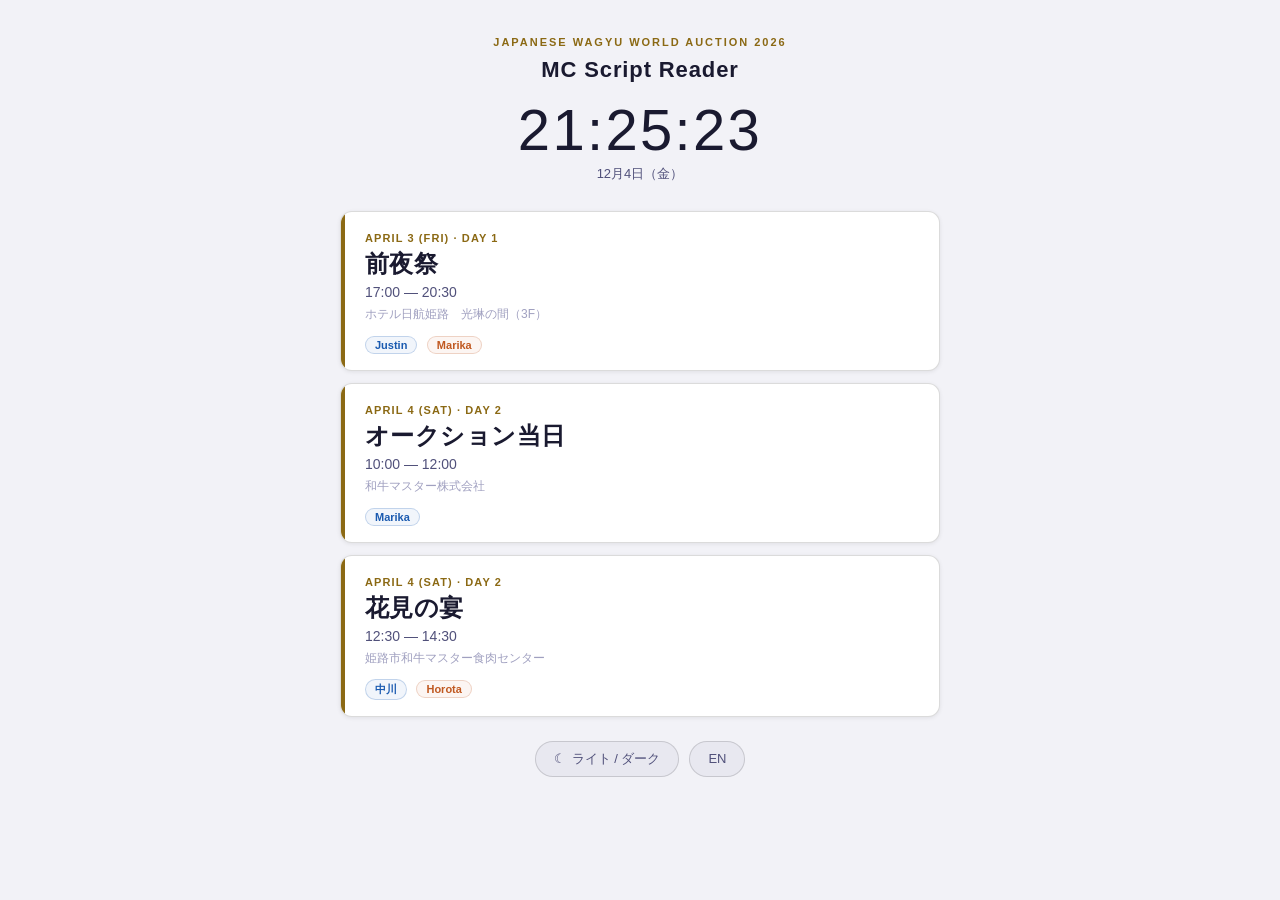
<file: index.html>
<!DOCTYPE html>
<html lang="ja" data-theme="light" data-fontsize="3">
<head>
  <meta charset="UTF-8">
  <meta name="viewport" content="width=device-width, initial-scale=1.0, maximum-scale=1.0, user-scalable=no">
  <meta name="apple-mobile-web-app-capable" content="yes">
  <meta name="apple-mobile-web-app-status-bar-style" content="default">
  <title>JWWA 2026 — MC Script Reader</title>
  <link rel="stylesheet" href="css/style.css">
</head>
<body>

<div id="app">

  <!-- ===== SELECTOR SCREEN ===== -->
  <div id="selector-screen" style="display: flex; flex-direction: column;">

    <div class="selector-header">
      <div class="selector-logo">Japanese Wagyu World Auction 2026</div>
      <div class="selector-title">MC Script Reader</div>
      <div class="selector-clock-area">
        <div id="selector-clock" class="selector-clock">--:--:--</div>
        <div id="selector-date" class="selector-date">...</div>
      </div>
    </div>

    <div class="event-grid">

      <!-- 前夜祭 -->
      <div class="event-card" onclick="loadEvent('zenjasai')">
        <div class="event-day-tag">April 3 (Fri) · DAY 1</div>
        <div class="event-card-title" data-ja="前夜祭" data-en="Eve Party">前夜祭</div>
        <div class="event-card-time">17:00 — 20:30</div>
        <div class="event-card-venue" data-ja="ホテル日航姫路　光琳の間（3F）" data-en="Hotel Nikko Himeji — Kōrin Room (3F)">ホテル日航姫路　光琳の間（3F）</div>
        <div class="event-card-mc">
          <span class="mc-badge mc1">Justin</span>
          <span class="mc-badge mc2">Marika</span>
        </div>
      </div>

      <!-- オークション当日 -->
      <div class="event-card" onclick="loadEvent('toujitsu')">
        <div class="event-day-tag">April 4 (Sat) · DAY 2</div>
        <div class="event-card-title" data-ja="オークション当日" data-en="Auction Day">オークション当日</div>
        <div class="event-card-time">10:00 — 12:00</div>
        <div class="event-card-venue" data-ja="和牛マスター株式会社" data-en="Wagyu Master Co., Ltd.">和牛マスター株式会社</div>
        <div class="event-card-mc">
          <span class="mc-badge mc1">Marika</span>
        </div>
      </div>

      <!-- 花見の宴 -->
      <div class="event-card" onclick="loadEvent('hanami')">
        <div class="event-day-tag">April 4 (Sat) · DAY 2</div>
        <div class="event-card-title" data-ja="花見の宴" data-en="Hanami Banquet">花見の宴</div>
        <div class="event-card-time">12:30 — 14:30</div>
        <div class="event-card-venue" data-ja="姫路市和牛マスター食肉センター" data-en="Himeji City Wagyu Master Meat Center">姫路市和牛マスター食肉センター</div>
        <div class="event-card-mc">
          <span class="mc-badge mc1" data-ja="中川" data-en="Nakagawa">中川</span>
          <span class="mc-badge mc2">Horota</span>
        </div>
      </div>

    </div><!-- /.event-grid -->

    <div class="selector-footer">
      <button class="selector-footer-btn" onclick="toggleTheme()">
        <span class="theme-icon"></span>
        <span data-i18n="themeToggle"></span>
      </button>
      <button class="selector-footer-btn" onclick="toggleLang()">
        <span data-i18n="langSwitch"></span>
      </button>
    </div>

  </div><!-- /#selector-screen -->


  <!-- ===== VIEWER SCREEN ===== -->
  <div id="viewer-screen" style="display: none; flex-direction: column;">

    <!-- Top Bar -->
    <div id="topbar">
      <button id="back-btn" onclick="goBack()">←</button>
      <div id="topbar-event">
        <div id="topbar-event-title">—</div>
        <div id="topbar-part-hint"></div>
      </div>
      <div id="topbar-time-block">
        <div id="topbar-clock">--:--</div>
        <div id="time-status" class="status-before">—</div>
      </div>
    </div>

    <!-- Part Nav -->
    <div id="part-nav">
      <div id="part-tabs"></div>
    </div>

    <!-- Controls Bar -->
    <div id="controls-bar">

      <!-- MC Filter -->
      <div class="controls-group" id="mc-filter-group">
        <!-- Populated by JS -->
      </div>

      <div class="controls-sep"></div>

      <!-- Language Toggle -->
      <button class="ctrl-btn" onclick="toggleLang()" id="lang-btn" data-i18n="langSwitch"></button>

      <div class="controls-sep"></div>

      <!-- Theme Toggle -->
      <button class="ctrl-btn" id="theme-btn" onclick="toggleTheme()">
        <span class="theme-icon"></span>
      </button>

      <div class="controls-sep"></div>

      <!-- Edit Toggle -->
      <button class="ctrl-btn" id="edit-btn" onclick="toggleEditMode()">
        <span data-i18n="editBtn"></span>
      </button>

    </div><!-- /#controls-bar -->

    <!-- Edit Warning Banner -->
    <div id="edit-warning" style="display:none;">
      <span class="edit-warning-icon">&#9998;</span>
      <span data-i18n="editWarning"></span>
    </div>

    <!-- Script Content -->
    <div id="script-scroll" role="main">
      <!-- Rendered by JS -->
    </div>

    <!-- Floating Chapter Navigation (right) -->
    <div id="chapter-nav">
      <button class="chapter-nav-btn" id="chapter-prev" onclick="navPart(-1)" title="前のパート">▲</button>
      <button class="chapter-nav-btn" id="chapter-next" onclick="navPart(+1)" title="次のパート">▼</button>
    </div>

    <!-- Floating Font Size (left) -->
    <div id="font-nav">
      <button class="chapter-nav-btn" onclick="changeFontSize(+1)" title="文字を大きく">＋</button>
      <button class="chapter-nav-btn" onclick="changeFontSize(-1)" title="文字を小さく">－</button>
    </div>

  </div><!-- /#viewer-screen -->

</div><!-- /#app -->

<script src="js/app.js"></script>
</body>
</html>
</file>
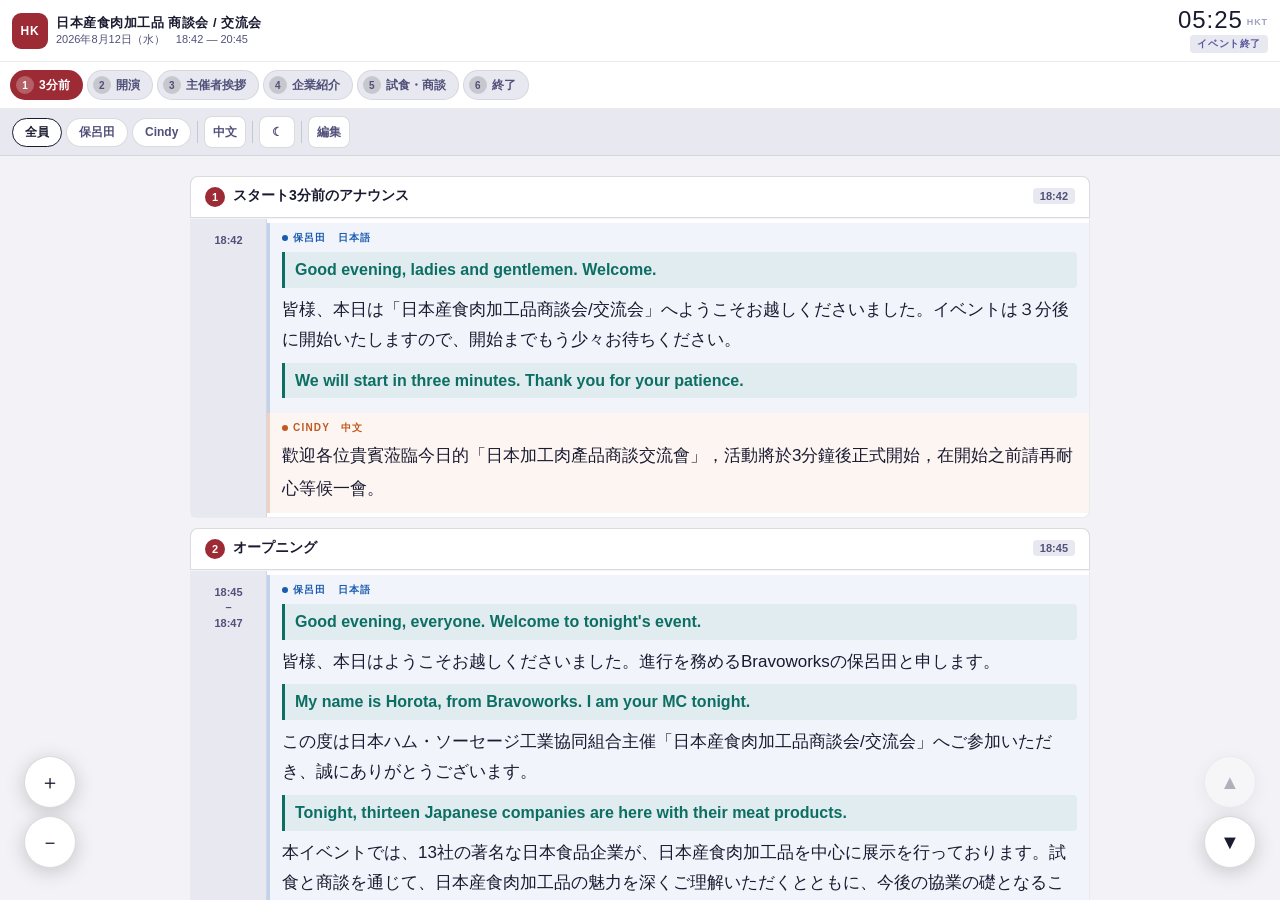
<file: hk2026/index.html>
<!DOCTYPE html>
<html lang="ja" data-theme="light" data-fontsize="3">
<head>
  <meta charset="UTF-8">
  <meta name="viewport" content="width=device-width, initial-scale=1.0, maximum-scale=1.0, user-scalable=no">
  <meta name="apple-mobile-web-app-capable" content="yes">
  <meta name="apple-mobile-web-app-status-bar-style" content="default">
  <title>香港 商談会/交流会 2026 — MC Script Reader</title>
  <link rel="stylesheet" href="css/style.css">
</head>
<body>

<div id="app">

  <div id="viewer-screen" style="display: flex; flex-direction: column;">

    <!-- Top Bar -->
    <div id="topbar">
      <div id="topbar-mark">HK</div>
      <div id="topbar-event">
        <div id="topbar-event-title">—</div>
        <div id="topbar-part-hint"></div>
      </div>
      <div id="topbar-time-block">
        <div id="topbar-clock">--:--<span class="tz-badge">HKT</span></div>
        <div id="time-status" class="status-before">—</div>
      </div>
    </div>

    <!-- Part Nav -->
    <div id="part-nav">
      <div id="part-tabs"></div>
    </div>

    <!-- Controls Bar -->
    <div id="controls-bar">
      <div class="controls-group" id="mc-filter-group"></div>
      <div class="controls-sep"></div>
      <button class="ctrl-btn" onclick="toggleLang()" id="lang-btn" data-i18n="langSwitch"></button>
      <div class="controls-sep"></div>
      <button class="ctrl-btn" id="theme-btn" onclick="toggleTheme()">
        <span class="theme-icon"></span>
      </button>
      <div class="controls-sep"></div>
      <button class="ctrl-btn" id="edit-btn" onclick="toggleEditMode()">
        <span data-i18n="editBtn"></span>
      </button>
    </div>

    <!-- Edit Warning Banner -->
    <div id="edit-warning" style="display:none;">
      <span class="edit-warning-icon">&#9998;</span>
      <span data-i18n="editWarning"></span>
    </div>

    <!-- Script Content -->
    <div id="script-scroll" role="main"></div>

    <!-- Floating Chapter Navigation (right) -->
    <div id="chapter-nav">
      <button class="chapter-nav-btn" id="chapter-prev" onclick="navPart(-1)" title="前のパート">▲</button>
      <button class="chapter-nav-btn" id="chapter-next" onclick="navPart(+1)" title="次のパート">▼</button>
    </div>

    <!-- Floating Font Size (left) -->
    <div id="font-nav">
      <button class="chapter-nav-btn" onclick="changeFontSize(+1)" title="文字を大きく">＋</button>
      <button class="chapter-nav-btn" onclick="changeFontSize(-1)" title="文字を小さく">－</button>
    </div>

  </div><!-- /#viewer-screen -->

</div><!-- /#app -->

<script src="data/hk2026.js"></script>
<script src="js/app.js"></script>
</body>
</html>
</file>
<file: css/style.css>
/* ===== CSS Variables ===== */
:root {
  /* Light mode — default */
  --bg: #f2f2f7;
  --bg-surface: #ffffff;
  --bg-elevated: #e8e8f0;
  --bg-hover: #dcdce8;
  --text-primary: #1a1a30;
  --text-secondary: #50507a;
  --text-dim: #a0a0c0;
  --accent: #8b6914;
  --accent-light: #a07820;
  --mc1: #1a5ab0;
  --mc1-bg: rgba(26, 90, 176, 0.06);
  --mc1-border: rgba(26, 90, 176, 0.22);
  --mc2: #c05820;
  --mc2-bg: rgba(192, 88, 32, 0.06);
  --mc2-border: rgba(192, 88, 32, 0.22);
  --both: #7040b8;
  --both-bg: rgba(112, 64, 184, 0.06);
  --both-border: rgba(112, 64, 184, 0.22);
  --note: #808098;
  --note-bg: rgba(80, 80, 100, 0.04);
  --status-ok: #2a8060;
  --status-warn: #b07818;
  --status-late: #c03030;
  --status-before: #5858a0;
  --border: rgba(0, 0, 0, 0.08);
  --border-strong: rgba(0, 0, 0, 0.14);
  --shadow: 0 2px 12px rgba(0, 0, 0, 0.12);
  --shadow-sm: 0 1px 4px rgba(0, 0, 0, 0.08);
  --shadow-float: 0 4px 20px rgba(0, 0, 0, 0.18);
  --radius: 12px;
  --radius-sm: 8px;
  --font-scale: 1;
}

[data-theme="dark"] {
  --bg: #0c0c18;
  --bg-surface: #14142a;
  --bg-elevated: #1c1c36;
  --bg-hover: #242440;
  --text-primary: #eeeef8;
  --text-secondary: #8888aa;
  --text-dim: #44446a;
  --accent: #c9a230;
  --accent-light: #d4b040;
  --mc1: #5b9edf;
  --mc1-bg: rgba(91, 158, 223, 0.08);
  --mc1-border: rgba(91, 158, 223, 0.28);
  --mc2: #e88050;
  --mc2-bg: rgba(232, 128, 80, 0.08);
  --mc2-border: rgba(232, 128, 80, 0.28);
  --both: #a070d8;
  --both-bg: rgba(160, 112, 216, 0.08);
  --both-border: rgba(160, 112, 216, 0.28);
  --note: #666680;
  --note-bg: rgba(80, 80, 120, 0.06);
  --status-ok: #4caf85;
  --status-warn: #e8a840;
  --status-late: #e85858;
  --status-before: #8888aa;
  --border: rgba(255, 255, 255, 0.07);
  --border-strong: rgba(255, 255, 255, 0.13);
  --shadow: 0 2px 12px rgba(0, 0, 0, 0.5);
  --shadow-sm: 0 1px 4px rgba(0, 0, 0, 0.3);
  --shadow-float: 0 4px 20px rgba(0, 0, 0, 0.6);
}

/* ===== Font Scale Steps (7 levels) ===== */
[data-fontsize="1"] { --font-scale: 0.80; }
[data-fontsize="2"] { --font-scale: 0.90; }
[data-fontsize="3"] { --font-scale: 1.00; }
[data-fontsize="4"] { --font-scale: 1.18; }
[data-fontsize="5"] { --font-scale: 1.40; }
[data-fontsize="6"] { --font-scale: 1.68; }
[data-fontsize="7"] { --font-scale: 2.00; }

/* ===== Reset & Base ===== */
*, *::before, *::after { box-sizing: border-box; margin: 0; padding: 0; }

html, body {
  height: 100%;
  font-family: -apple-system, BlinkMacSystemFont, 'Hiragino Sans', 'Noto Sans JP', sans-serif;
  background: var(--bg);
  color: var(--text-primary);
  -webkit-text-size-adjust: 100%;
  -webkit-tap-highlight-color: transparent;
  overflow: hidden;
}

#app {
  height: 100%;
  display: flex;
  flex-direction: column;
  overflow: hidden;
}

button { cursor: pointer; border: none; background: none; font-family: inherit; color: inherit; }

/* ===== Selector Screen ===== */
#selector-screen {
  flex: 1;
  display: flex;
  flex-direction: column;
  overflow-y: auto;
  padding: 0 16px 32px;
}

.selector-header {
  text-align: center;
  padding: 36px 0 28px;
}

.selector-logo {
  font-size: 11px;
  font-weight: 600;
  letter-spacing: 0.18em;
  color: var(--accent);
  text-transform: uppercase;
  margin-bottom: 8px;
}

.selector-title {
  font-size: 22px;
  font-weight: 700;
  letter-spacing: 0.04em;
  color: var(--text-primary);
  line-height: 1.3;
  margin-bottom: 6px;
}

.selector-clock-area { margin-top: 16px; }

.selector-clock {
  font-size: 46px;
  font-weight: 300;
  letter-spacing: 0.04em;
  font-variant-numeric: tabular-nums;
  color: var(--text-primary);
  line-height: 1;
}

.selector-date {
  font-size: 13px;
  color: var(--text-secondary);
  margin-top: 6px;
}

.event-grid {
  display: flex;
  flex-direction: column;
  gap: 12px;
  max-width: 540px;
  margin: 0 auto;
  width: 100%;
}

.event-card {
  background: var(--bg-surface);
  border: 1px solid var(--border-strong);
  border-radius: var(--radius);
  padding: 20px 20px 16px 24px;
  cursor: pointer;
  transition: background 0.15s, transform 0.1s;
  display: flex;
  flex-direction: column;
  gap: 4px;
  box-shadow: var(--shadow-sm);
  position: relative;
  overflow: hidden;
}
.event-card::before {
  content: '';
  position: absolute;
  left: 0; top: 0; bottom: 0;
  width: 4px;
  background: var(--accent);
}
.event-card:active { transform: scale(0.98); background: var(--bg-hover); }

.event-day-tag {
  font-size: 11px;
  font-weight: 600;
  letter-spacing: 0.1em;
  color: var(--accent);
  text-transform: uppercase;
}
.event-card-title {
  font-size: 24px;
  font-weight: 700;
  color: var(--text-primary);
  letter-spacing: 0.02em;
}
.event-card-time {
  font-size: 14px;
  color: var(--text-secondary);
  font-variant-numeric: tabular-nums;
}
.event-card-venue {
  font-size: 12px;
  color: var(--text-dim);
  margin-top: 2px;
}
.event-card-mc {
  margin-top: 8px;
}

.mc-badge {
  display: inline-flex;
  align-items: center;
  padding: 2px 9px;
  border-radius: 20px;
  font-size: 11px;
  font-weight: 700;
  margin-right: 5px;
}
.mc-badge.mc1 { background: var(--mc1-bg); color: var(--mc1); border: 1px solid var(--mc1-border); }
.mc-badge.mc2 { background: var(--mc2-bg); color: var(--mc2); border: 1px solid var(--mc2-border); }

.selector-footer {
  display: flex;
  justify-content: center;
  gap: 10px;
  margin-top: 24px;
  flex-wrap: wrap;
}

.selector-footer-btn {
  padding: 8px 18px;
  border-radius: 20px;
  background: var(--bg-elevated);
  border: 1px solid var(--border-strong);
  font-size: 13px;
  color: var(--text-secondary);
  display: flex;
  align-items: center;
  gap: 6px;
}
.selector-footer-btn:active { background: var(--bg-hover); }

/* ===== Viewer Screen ===== */
#viewer-screen {
  flex: 1;
  display: flex;
  flex-direction: column;
  overflow: hidden;
}

/* Top Bar */
#topbar {
  display: flex;
  align-items: center;
  gap: 8px;
  padding: 8px 12px;
  background: var(--bg-surface);
  border-bottom: 1px solid var(--border);
  flex-shrink: 0;
  min-height: 52px;
}

#back-btn {
  width: 36px;
  height: 36px;
  border-radius: 50%;
  background: var(--bg-elevated);
  font-size: 18px;
  color: var(--text-secondary);
  flex-shrink: 0;
  display: flex;
  align-items: center;
  justify-content: center;
}
#back-btn:active { background: var(--bg-hover); }

#topbar-event { flex: 1; min-width: 0; }

#topbar-event-title {
  font-size: 14px;
  font-weight: 700;
  letter-spacing: 0.04em;
  color: var(--accent);
  white-space: nowrap;
  overflow: hidden;
  text-overflow: ellipsis;
}
#topbar-part-hint {
  font-size: 11px;
  color: var(--text-secondary);
  white-space: nowrap;
  overflow: hidden;
  text-overflow: ellipsis;
}

#topbar-time-block {
  text-align: right;
  flex-shrink: 0;
}
#topbar-clock {
  font-size: 24px;
  font-weight: 300;
  letter-spacing: 0.04em;
  font-variant-numeric: tabular-nums;
  line-height: 1;
  color: var(--text-primary);
}
#time-status {
  font-size: 10px;
  font-weight: 700;
  letter-spacing: 0.06em;
  padding: 2px 7px;
  border-radius: 4px;
  margin-top: 3px;
  display: inline-block;
}
.status-ok     { background: rgba(42, 128, 96, 0.12);  color: var(--status-ok); }
.status-warn   { background: rgba(176, 120, 24, 0.12); color: var(--status-warn); }
.status-late   { background: rgba(192, 48, 48, 0.12);  color: var(--status-late); }
.status-before { background: var(--bg-elevated);        color: var(--status-before); }

/* Part Nav */
#part-nav {
  background: var(--bg-surface);
  border-bottom: 1px solid var(--border);
  flex-shrink: 0;
  overflow-x: auto;
  -webkit-overflow-scrolling: touch;
  scrollbar-width: none;
}
#part-nav::-webkit-scrollbar { display: none; }

#part-tabs {
  display: flex;
  gap: 4px;
  padding: 8px 10px;
  white-space: nowrap;
}

.part-tab {
  padding: 5px 13px;
  border-radius: 20px;
  font-size: 12px;
  font-weight: 700;
  color: var(--text-secondary);
  background: var(--bg-elevated);
  border: 1px solid var(--border);
  flex-shrink: 0;
  transition: background 0.15s, color 0.15s;
}
.part-tab.active {
  background: var(--accent);
  color: #fff;
  border-color: transparent;
}
.part-tab.current-time {
  outline: 2px solid var(--status-ok);
  outline-offset: 1px;
}
.part-tab:active { opacity: 0.75; }

/* Controls Bar */
#controls-bar {
  display: flex;
  align-items: center;
  gap: 6px;
  padding: 7px 12px;
  background: var(--bg-elevated);
  border-bottom: 1px solid var(--border);
  flex-shrink: 0;
  overflow-x: auto;
  scrollbar-width: none;
}
#controls-bar::-webkit-scrollbar { display: none; }

.controls-group {
  display: flex;
  gap: 4px;
  flex-shrink: 0;
}

.controls-sep {
  width: 1px;
  height: 22px;
  background: var(--border-strong);
  flex-shrink: 0;
  align-self: center;
}

.mc-filter-btn {
  padding: 5px 12px;
  border-radius: 20px;
  font-size: 12px;
  font-weight: 700;
  border: 1px solid var(--border-strong);
  background: var(--bg-surface);
  color: var(--text-secondary);
  flex-shrink: 0;
  transition: all 0.15s;
}
.mc-filter-btn.active-all { color: var(--text-primary); border-color: var(--text-primary); }
.mc-filter-btn.active-mc1 { background: var(--mc1-bg); color: var(--mc1); border-color: var(--mc1-border); }
.mc-filter-btn.active-mc2 { background: var(--mc2-bg); color: var(--mc2); border-color: var(--mc2-border); }

.font-btn {
  min-width: 32px;
  height: 32px;
  padding: 0 6px;
  border-radius: 8px;
  font-size: 13px;
  font-weight: 700;
  background: var(--bg-surface);
  border: 1px solid var(--border-strong);
  color: var(--text-secondary);
  display: flex; align-items: center; justify-content: center;
  flex-shrink: 0;
}
.font-btn-reset { font-size: 11px; min-width: 40px; }
.font-btn:active { background: var(--bg-hover); }

.ctrl-btn {
  min-width: 36px;
  height: 32px;
  padding: 0 8px;
  border-radius: 8px;
  font-size: 12px;
  font-weight: 700;
  background: var(--bg-surface);
  border: 1px solid var(--border-strong);
  color: var(--text-secondary);
  display: flex; align-items: center; justify-content: center;
  flex-shrink: 0;
}
.ctrl-btn:active { background: var(--bg-hover); }

/* Script Content */
#script-scroll {
  flex: 1;
  overflow-y: auto;
  -webkit-overflow-scrolling: touch;
  padding: 12px;
  position: relative;
  /* extra bottom padding for floating buttons */
  padding-bottom: 100px;
}
#script-scroll::-webkit-scrollbar { width: 4px; }
#script-scroll::-webkit-scrollbar-track { background: transparent; }
#script-scroll::-webkit-scrollbar-thumb { background: var(--border-strong); border-radius: 2px; }

/* Part Section */
.part-section { margin-bottom: 8px; }

.part-header {
  position: sticky;
  top: 0;
  z-index: 10;
  background: var(--bg-surface);
  border: 1px solid var(--border-strong);
  border-radius: var(--radius-sm) var(--radius-sm) 0 0;
  padding: 10px 14px;
  display: flex;
  align-items: baseline;
  gap: 8px;
  margin-bottom: 1px;
}

.part-number {
  font-size: calc(10px * var(--font-scale));
  font-weight: 800;
  letter-spacing: 0.12em;
  color: var(--accent);
  text-transform: uppercase;
  flex-shrink: 0;
  padding: 2px 7px;
  background: rgba(139, 105, 20, 0.1);
  border-radius: 4px;
}
[data-theme="dark"] .part-number { background: rgba(201, 162, 48, 0.12); }

.part-title-text {
  font-size: calc(13px * var(--font-scale));
  font-weight: 600;
  color: var(--text-primary);
  flex: 1;
  min-width: 0;
  overflow: hidden;
  text-overflow: ellipsis;
  white-space: nowrap;
}

.part-time-badge {
  font-size: calc(11px * var(--font-scale));
  font-weight: 700;
  color: var(--text-secondary);
  font-variant-numeric: tabular-nums;
  flex-shrink: 0;
  padding: 2px 7px;
  background: var(--bg-elevated);
  border-radius: 4px;
}

/* Script Row */
.script-row {
  display: flex;
  background: var(--bg-surface);
  border: 1px solid var(--border);
  border-top: none;
  margin-bottom: 2px;
}
.script-row:last-child {
  border-radius: 0 0 var(--radius-sm) var(--radius-sm);
}

.row-time {
  flex-shrink: 0;
  width: 64px;
  padding: 12px 6px;
  font-size: calc(10px * var(--font-scale));
  font-weight: 700;
  color: var(--text-secondary);
  font-variant-numeric: tabular-nums;
  text-align: center;
  line-height: 1.4;
  border-right: 1px solid var(--border);
  background: var(--bg-elevated);
  white-space: pre-line;
  word-break: break-all;
}

.row-body {
  flex: 1;
  min-width: 0;
}

/* Row Action — Accordion */
.row-action-wrapper {
  border-bottom: 1px solid var(--border);
}

.row-action-toggle {
  width: 100%;
  padding: 7px 12px;
  display: flex;
  align-items: center;
  gap: 6px;
  background: none;
  border: none;
  cursor: pointer;
  text-align: left;
}
.row-action-toggle:active { background: var(--bg-hover); }

.action-toggle-icon {
  font-size: 8px;
  color: var(--text-dim);
  flex-shrink: 0;
  display: inline-block;
  transition: transform 0.18s ease;
}
.action-toggle-icon.open { transform: rotate(0deg); }
.action-toggle-icon.closed { transform: rotate(-90deg); }

.action-toggle-label {
  font-size: calc(10px * var(--font-scale));
  font-weight: 700;
  letter-spacing: 0.08em;
  color: var(--text-dim);
  text-transform: uppercase;
}

.row-action-content {
  padding: 2px 14px 10px 26px;
  font-size: calc(11px * var(--font-scale));
  color: var(--text-secondary);
  line-height: 1.65;
  white-space: pre-line;
}
.row-action-content.collapsed { display: none; }

.row-script { padding: 4px 0; }

/* Script Segment */
.script-segment {
  padding: 8px 12px;
  transition: opacity 0.2s;
}
.script-segment.dimmed { opacity: 0.22; }

.seg-label {
  font-size: calc(10px * var(--font-scale));
  font-weight: 800;
  letter-spacing: 0.12em;
  text-transform: uppercase;
  margin-bottom: 5px;
  display: flex;
  align-items: center;
  gap: 5px;
}
.seg-label::before {
  content: '';
  display: inline-block;
  width: 6px;
  height: 6px;
  border-radius: 50%;
  flex-shrink: 0;
}

.segment-mc1 { background: var(--mc1-bg); border-left: 3px solid var(--mc1-border); }
.segment-mc1 .seg-label { color: var(--mc1); }
.segment-mc1 .seg-label::before { background: var(--mc1); }

.segment-mc2 { background: var(--mc2-bg); border-left: 3px solid var(--mc2-border); }
.segment-mc2 .seg-label { color: var(--mc2); }
.segment-mc2 .seg-label::before { background: var(--mc2); }

.segment-both { background: var(--both-bg); border-left: 3px solid var(--both-border); }
.segment-both .seg-label { color: var(--both); }
.segment-both .seg-label::before { background: var(--both); }

.segment-note { background: var(--note-bg); border-left: 3px solid transparent; }
.segment-note .seg-label { color: var(--note); }
.segment-note .seg-label::before { background: var(--note); }

.seg-lines {
  font-size: calc(17px * var(--font-scale));
  line-height: 1.8;
  color: var(--text-primary);
  white-space: pre-line;
}

.segment-note .seg-lines {
  font-size: calc(13px * var(--font-scale));
  color: var(--text-secondary);
  font-style: italic;
}

/* Floating Navigation Buttons (shared) */
#chapter-nav,
#font-nav {
  position: fixed;
  bottom: 24px;
  display: flex;
  flex-direction: column;
  gap: 8px;
  z-index: 200;
}

#chapter-nav { right: 16px; }
#font-nav    { left: 16px; }

.chapter-nav-btn {
  width: 52px;
  height: 52px;
  border-radius: 50%;
  background: var(--bg-surface);
  border: 1px solid var(--border-strong);
  box-shadow: var(--shadow-float);
  font-size: 20px;
  color: var(--text-primary);
  display: flex;
  align-items: center;
  justify-content: center;
  transition: background 0.15s, transform 0.1s;
}
.chapter-nav-btn:active {
  background: var(--bg-hover);
  transform: scale(0.92);
}
.chapter-nav-btn:disabled {
  opacity: 0.3;
  pointer-events: none;
}

/* Edit Warning Banner */
#edit-warning {
  flex-shrink: 0;
  display: flex;
  align-items: center;
  justify-content: center;
  gap: 6px;
  padding: 8px 16px;
  background: rgba(200, 140, 20, 0.10);
  border-bottom: 1px solid rgba(200, 140, 20, 0.25);
  font-size: 12px;
  font-weight: 600;
  color: var(--status-warn);
  text-align: center;
  letter-spacing: 0.02em;
}

.edit-warning-icon {
  font-size: 13px;
  flex-shrink: 0;
}

/* Edit Mode — editable seg-lines */
#script-scroll.edit-mode .seg-lines {
  border: 1.5px dashed rgba(200, 140, 20, 0.45);
  border-radius: 5px;
  padding: 3px 6px;
  cursor: text;
  outline: none;
  min-height: 1.5em;
  transition: border-color 0.15s, background 0.15s;
  -webkit-user-select: text;
  user-select: text;
}

#script-scroll.edit-mode .seg-lines:focus {
  border-color: var(--status-warn);
  background: rgba(200, 140, 20, 0.05);
}

/* Edit button active state */
#edit-btn.edit-active {
  background: rgba(200, 140, 20, 0.12);
  color: var(--status-warn);
  border-color: rgba(200, 140, 20, 0.35);
}

/* Loading */
.loading {
  display: flex;
  align-items: center;
  justify-content: center;
  height: 100%;
  font-size: 15px;
  color: var(--text-secondary);
}

/* iPad / larger screens */
@media (min-width: 768px) {
  .event-grid { max-width: 600px; }
  .row-time { width: 76px; }
  .selector-clock { font-size: 58px; }
  #script-scroll { padding: 16px 24px 100px; }
  .part-section { max-width: 760px; margin: 0 auto 10px; }
  #chapter-nav { bottom: 32px; right: 24px; }
  #font-nav    { bottom: 32px; left: 24px; }
}

@media (min-width: 1024px) {
  #script-scroll { padding: 20px 48px 100px; }
  .part-section { max-width: 900px; }
}
</file>
<file: hk2026/css/style.css>
/* ===== CSS Variables ===== */
:root {
  /* Light mode — default */
  --bg: #f2f2f7;
  --bg-surface: #ffffff;
  --bg-elevated: #e8e8f0;
  --bg-hover: #dcdce8;
  --text-primary: #1a1a30;
  --text-secondary: #50507a;
  --text-dim: #a0a0c0;
  --accent: #8b6914;
  --accent-light: #a07820;
  --mc1: #1a5ab0;
  --mc1-bg: rgba(26, 90, 176, 0.06);
  --mc1-border: rgba(26, 90, 176, 0.22);
  --mc2: #c05820;
  --mc2-bg: rgba(192, 88, 32, 0.06);
  --mc2-border: rgba(192, 88, 32, 0.22);
  --both: #7040b8;
  --both-bg: rgba(112, 64, 184, 0.06);
  --both-border: rgba(112, 64, 184, 0.22);
  --note: #808098;
  --note-bg: rgba(80, 80, 100, 0.04);
  --status-ok: #2a8060;
  --status-warn: #b07818;
  --status-late: #c03030;
  --status-before: #5858a0;
  --border: rgba(0, 0, 0, 0.08);
  --border-strong: rgba(0, 0, 0, 0.14);
  --shadow: 0 2px 12px rgba(0, 0, 0, 0.12);
  --shadow-sm: 0 1px 4px rgba(0, 0, 0, 0.08);
  --shadow-float: 0 4px 20px rgba(0, 0, 0, 0.18);
  --radius: 12px;
  --radius-sm: 8px;
  --font-scale: 1;
}

[data-theme="dark"] {
  --bg: #0c0c18;
  --bg-surface: #14142a;
  --bg-elevated: #1c1c36;
  --bg-hover: #242440;
  --text-primary: #eeeef8;
  --text-secondary: #8888aa;
  --text-dim: #44446a;
  --accent: #c9a230;
  --accent-light: #d4b040;
  --mc1: #5b9edf;
  --mc1-bg: rgba(91, 158, 223, 0.08);
  --mc1-border: rgba(91, 158, 223, 0.28);
  --mc2: #e88050;
  --mc2-bg: rgba(232, 128, 80, 0.08);
  --mc2-border: rgba(232, 128, 80, 0.28);
  --both: #a070d8;
  --both-bg: rgba(160, 112, 216, 0.08);
  --both-border: rgba(160, 112, 216, 0.28);
  --note: #666680;
  --note-bg: rgba(80, 80, 120, 0.06);
  --status-ok: #4caf85;
  --status-warn: #e8a840;
  --status-late: #e85858;
  --status-before: #8888aa;
  --border: rgba(255, 255, 255, 0.07);
  --border-strong: rgba(255, 255, 255, 0.13);
  --shadow: 0 2px 12px rgba(0, 0, 0, 0.5);
  --shadow-sm: 0 1px 4px rgba(0, 0, 0, 0.3);
  --shadow-float: 0 4px 20px rgba(0, 0, 0, 0.6);
}

/* ===== Font Scale Steps (7 levels) ===== */
[data-fontsize="1"] { --font-scale: 0.80; }
[data-fontsize="2"] { --font-scale: 0.90; }
[data-fontsize="3"] { --font-scale: 1.00; }
[data-fontsize="4"] { --font-scale: 1.18; }
[data-fontsize="5"] { --font-scale: 1.40; }
[data-fontsize="6"] { --font-scale: 1.68; }
[data-fontsize="7"] { --font-scale: 2.00; }

/* ===== Reset & Base ===== */
*, *::before, *::after { box-sizing: border-box; margin: 0; padding: 0; }

html, body {
  height: 100%;
  font-family: -apple-system, BlinkMacSystemFont, 'Hiragino Sans', 'Noto Sans JP', sans-serif;
  background: var(--bg);
  color: var(--text-primary);
  -webkit-text-size-adjust: 100%;
  -webkit-tap-highlight-color: transparent;
  overflow: hidden;
}

#app {
  height: 100%;
  display: flex;
  flex-direction: column;
  overflow: hidden;
}

button { cursor: pointer; border: none; background: none; font-family: inherit; color: inherit; }

/* ===== Selector Screen ===== */
#selector-screen {
  flex: 1;
  display: flex;
  flex-direction: column;
  overflow-y: auto;
  padding: 0 16px 32px;
}

.selector-header {
  text-align: center;
  padding: 36px 0 28px;
}

.selector-logo {
  font-size: 11px;
  font-weight: 600;
  letter-spacing: 0.18em;
  color: var(--accent);
  text-transform: uppercase;
  margin-bottom: 8px;
}

.selector-title {
  font-size: 22px;
  font-weight: 700;
  letter-spacing: 0.04em;
  color: var(--text-primary);
  line-height: 1.3;
  margin-bottom: 6px;
}

.selector-clock-area { margin-top: 16px; }

.selector-clock {
  font-size: 46px;
  font-weight: 300;
  letter-spacing: 0.04em;
  font-variant-numeric: tabular-nums;
  color: var(--text-primary);
  line-height: 1;
}

.selector-date {
  font-size: 13px;
  color: var(--text-secondary);
  margin-top: 6px;
}

.event-grid {
  display: flex;
  flex-direction: column;
  gap: 12px;
  max-width: 540px;
  margin: 0 auto;
  width: 100%;
}

.event-card {
  background: var(--bg-surface);
  border: 1px solid var(--border-strong);
  border-radius: var(--radius);
  padding: 20px 20px 16px 24px;
  cursor: pointer;
  transition: background 0.15s, transform 0.1s;
  display: flex;
  flex-direction: column;
  gap: 4px;
  box-shadow: var(--shadow-sm);
  position: relative;
  overflow: hidden;
}
.event-card::before {
  content: '';
  position: absolute;
  left: 0; top: 0; bottom: 0;
  width: 4px;
  background: var(--accent);
}
.event-card:active { transform: scale(0.98); background: var(--bg-hover); }

.event-day-tag {
  font-size: 11px;
  font-weight: 600;
  letter-spacing: 0.1em;
  color: var(--accent);
  text-transform: uppercase;
}
.event-card-title {
  font-size: 24px;
  font-weight: 700;
  color: var(--text-primary);
  letter-spacing: 0.02em;
}
.event-card-time {
  font-size: 14px;
  color: var(--text-secondary);
  font-variant-numeric: tabular-nums;
}
.event-card-venue {
  font-size: 12px;
  color: var(--text-dim);
  margin-top: 2px;
}
.event-card-mc {
  margin-top: 8px;
}

.mc-badge {
  display: inline-flex;
  align-items: center;
  padding: 2px 9px;
  border-radius: 20px;
  font-size: 11px;
  font-weight: 700;
  margin-right: 5px;
}
.mc-badge.mc1 { background: var(--mc1-bg); color: var(--mc1); border: 1px solid var(--mc1-border); }
.mc-badge.mc2 { background: var(--mc2-bg); color: var(--mc2); border: 1px solid var(--mc2-border); }

.selector-footer {
  display: flex;
  justify-content: center;
  gap: 10px;
  margin-top: 24px;
  flex-wrap: wrap;
}

.selector-footer-btn {
  padding: 8px 18px;
  border-radius: 20px;
  background: var(--bg-elevated);
  border: 1px solid var(--border-strong);
  font-size: 13px;
  color: var(--text-secondary);
  display: flex;
  align-items: center;
  gap: 6px;
}
.selector-footer-btn:active { background: var(--bg-hover); }

/* ===== Viewer Screen ===== */
#viewer-screen {
  flex: 1;
  display: flex;
  flex-direction: column;
  overflow: hidden;
}

/* Top Bar */
#topbar {
  display: flex;
  align-items: center;
  gap: 8px;
  padding: 8px 12px;
  background: var(--bg-surface);
  border-bottom: 1px solid var(--border);
  flex-shrink: 0;
  min-height: 52px;
}

#back-btn {
  width: 36px;
  height: 36px;
  border-radius: 50%;
  background: var(--bg-elevated);
  font-size: 18px;
  color: var(--text-secondary);
  flex-shrink: 0;
  display: flex;
  align-items: center;
  justify-content: center;
}
#back-btn:active { background: var(--bg-hover); }

#topbar-event { flex: 1; min-width: 0; }

#topbar-event-title {
  font-size: 14px;
  font-weight: 700;
  letter-spacing: 0.04em;
  color: var(--accent);
  white-space: nowrap;
  overflow: hidden;
  text-overflow: ellipsis;
}
#topbar-part-hint {
  font-size: 11px;
  color: var(--text-secondary);
  white-space: nowrap;
  overflow: hidden;
  text-overflow: ellipsis;
}

#topbar-time-block {
  text-align: right;
  flex-shrink: 0;
}
#topbar-clock {
  font-size: 24px;
  font-weight: 300;
  letter-spacing: 0.04em;
  font-variant-numeric: tabular-nums;
  line-height: 1;
  color: var(--text-primary);
}
#time-status {
  font-size: 10px;
  font-weight: 700;
  letter-spacing: 0.06em;
  padding: 2px 7px;
  border-radius: 4px;
  margin-top: 3px;
  display: inline-block;
}
.status-ok     { background: rgba(42, 128, 96, 0.12);  color: var(--status-ok); }
.status-warn   { background: rgba(176, 120, 24, 0.12); color: var(--status-warn); }
.status-late   { background: rgba(192, 48, 48, 0.12);  color: var(--status-late); }
.status-before { background: var(--bg-elevated);        color: var(--status-before); }

/* Part Nav */
#part-nav {
  background: var(--bg-surface);
  border-bottom: 1px solid var(--border);
  flex-shrink: 0;
  overflow-x: auto;
  -webkit-overflow-scrolling: touch;
  scrollbar-width: none;
}
#part-nav::-webkit-scrollbar { display: none; }

#part-tabs {
  display: flex;
  gap: 4px;
  padding: 8px 10px;
  white-space: nowrap;
}

.part-tab {
  padding: 5px 13px;
  border-radius: 20px;
  font-size: 12px;
  font-weight: 700;
  color: var(--text-secondary);
  background: var(--bg-elevated);
  border: 1px solid var(--border);
  flex-shrink: 0;
  transition: background 0.15s, color 0.15s;
}
.part-tab.active {
  background: var(--accent);
  color: #fff;
  border-color: transparent;
}
.part-tab.current-time {
  outline: 2px solid var(--status-ok);
  outline-offset: 1px;
}
.part-tab:active { opacity: 0.75; }

/* Controls Bar */
#controls-bar {
  display: flex;
  align-items: center;
  gap: 6px;
  padding: 7px 12px;
  background: var(--bg-elevated);
  border-bottom: 1px solid var(--border);
  flex-shrink: 0;
  overflow-x: auto;
  scrollbar-width: none;
}
#controls-bar::-webkit-scrollbar { display: none; }

.controls-group {
  display: flex;
  gap: 4px;
  flex-shrink: 0;
}

.controls-sep {
  width: 1px;
  height: 22px;
  background: var(--border-strong);
  flex-shrink: 0;
  align-self: center;
}

.mc-filter-btn {
  padding: 5px 12px;
  border-radius: 20px;
  font-size: 12px;
  font-weight: 700;
  border: 1px solid var(--border-strong);
  background: var(--bg-surface);
  color: var(--text-secondary);
  flex-shrink: 0;
  transition: all 0.15s;
}
.mc-filter-btn.active-all { color: var(--text-primary); border-color: var(--text-primary); }
.mc-filter-btn.active-mc1 { background: var(--mc1-bg); color: var(--mc1); border-color: var(--mc1-border); }
.mc-filter-btn.active-mc2 { background: var(--mc2-bg); color: var(--mc2); border-color: var(--mc2-border); }

.font-btn {
  min-width: 32px;
  height: 32px;
  padding: 0 6px;
  border-radius: 8px;
  font-size: 13px;
  font-weight: 700;
  background: var(--bg-surface);
  border: 1px solid var(--border-strong);
  color: var(--text-secondary);
  display: flex; align-items: center; justify-content: center;
  flex-shrink: 0;
}
.font-btn-reset { font-size: 11px; min-width: 40px; }
.font-btn:active { background: var(--bg-hover); }

.ctrl-btn {
  min-width: 36px;
  height: 32px;
  padding: 0 8px;
  border-radius: 8px;
  font-size: 12px;
  font-weight: 700;
  background: var(--bg-surface);
  border: 1px solid var(--border-strong);
  color: var(--text-secondary);
  display: flex; align-items: center; justify-content: center;
  flex-shrink: 0;
}
.ctrl-btn:active { background: var(--bg-hover); }

/* Script Content */
#script-scroll {
  flex: 1;
  overflow-y: auto;
  -webkit-overflow-scrolling: touch;
  padding: 12px;
  position: relative;
  /* extra bottom padding for floating buttons */
  padding-bottom: 100px;
}
#script-scroll::-webkit-scrollbar { width: 4px; }
#script-scroll::-webkit-scrollbar-track { background: transparent; }
#script-scroll::-webkit-scrollbar-thumb { background: var(--border-strong); border-radius: 2px; }

/* Part Section */
.part-section { margin-bottom: 8px; }

.part-header {
  position: sticky;
  top: 0;
  z-index: 10;
  background: var(--bg-surface);
  border: 1px solid var(--border-strong);
  border-radius: var(--radius-sm) var(--radius-sm) 0 0;
  padding: 10px 14px;
  display: flex;
  align-items: baseline;
  gap: 8px;
  margin-bottom: 1px;
}

.part-number {
  font-size: calc(10px * var(--font-scale));
  font-weight: 800;
  letter-spacing: 0.12em;
  color: var(--accent);
  text-transform: uppercase;
  flex-shrink: 0;
  padding: 2px 7px;
  background: rgba(139, 105, 20, 0.1);
  border-radius: 4px;
}
[data-theme="dark"] .part-number { background: rgba(201, 162, 48, 0.12); }

.part-title-text {
  font-size: calc(13px * var(--font-scale));
  font-weight: 600;
  color: var(--text-primary);
  flex: 1;
  min-width: 0;
  overflow: hidden;
  text-overflow: ellipsis;
  white-space: nowrap;
}

.part-time-badge {
  font-size: calc(11px * var(--font-scale));
  font-weight: 700;
  color: var(--text-secondary);
  font-variant-numeric: tabular-nums;
  flex-shrink: 0;
  padding: 2px 7px;
  background: var(--bg-elevated);
  border-radius: 4px;
}

/* Script Row */
.script-row {
  display: flex;
  background: var(--bg-surface);
  border: 1px solid var(--border);
  border-top: none;
  margin-bottom: 2px;
}
.script-row:last-child {
  border-radius: 0 0 var(--radius-sm) var(--radius-sm);
}

.row-time {
  flex-shrink: 0;
  width: 64px;
  padding: 12px 6px;
  font-size: calc(10px * var(--font-scale));
  font-weight: 700;
  color: var(--text-secondary);
  font-variant-numeric: tabular-nums;
  text-align: center;
  line-height: 1.4;
  border-right: 1px solid var(--border);
  background: var(--bg-elevated);
  white-space: pre-line;
  word-break: break-all;
}

.row-body {
  flex: 1;
  min-width: 0;
}

/* Row Action — Accordion */
.row-action-wrapper {
  border-bottom: 1px solid var(--border);
}

.row-action-toggle {
  width: 100%;
  padding: 7px 12px;
  display: flex;
  align-items: center;
  gap: 6px;
  background: none;
  border: none;
  cursor: pointer;
  text-align: left;
}
.row-action-toggle:active { background: var(--bg-hover); }

.action-toggle-icon {
  font-size: 8px;
  color: var(--text-dim);
  flex-shrink: 0;
  display: inline-block;
  transition: transform 0.18s ease;
}
.action-toggle-icon.open { transform: rotate(0deg); }
.action-toggle-icon.closed { transform: rotate(-90deg); }

.action-toggle-label {
  font-size: calc(10px * var(--font-scale));
  font-weight: 700;
  letter-spacing: 0.08em;
  color: var(--text-dim);
  text-transform: uppercase;
}

.row-action-content {
  padding: 2px 14px 10px 26px;
  font-size: calc(11px * var(--font-scale));
  color: var(--text-secondary);
  line-height: 1.65;
  white-space: pre-line;
}
.row-action-content.collapsed { display: none; }

.row-script { padding: 4px 0; }

/* Script Segment */
.script-segment {
  padding: 8px 12px;
  transition: opacity 0.2s;
}
.script-segment.dimmed { opacity: 0.22; }

.seg-label {
  font-size: calc(10px * var(--font-scale));
  font-weight: 800;
  letter-spacing: 0.12em;
  text-transform: uppercase;
  margin-bottom: 5px;
  display: flex;
  align-items: center;
  gap: 5px;
}
.seg-label::before {
  content: '';
  display: inline-block;
  width: 6px;
  height: 6px;
  border-radius: 50%;
  flex-shrink: 0;
}

.segment-mc1 { background: var(--mc1-bg); border-left: 3px solid var(--mc1-border); }
.segment-mc1 .seg-label { color: var(--mc1); }
.segment-mc1 .seg-label::before { background: var(--mc1); }

.segment-mc2 { background: var(--mc2-bg); border-left: 3px solid var(--mc2-border); }
.segment-mc2 .seg-label { color: var(--mc2); }
.segment-mc2 .seg-label::before { background: var(--mc2); }

.segment-both { background: var(--both-bg); border-left: 3px solid var(--both-border); }
.segment-both .seg-label { color: var(--both); }
.segment-both .seg-label::before { background: var(--both); }

.segment-note { background: var(--note-bg); border-left: 3px solid transparent; }
.segment-note .seg-label { color: var(--note); }
.segment-note .seg-label::before { background: var(--note); }

.seg-lines {
  font-size: calc(17px * var(--font-scale));
  line-height: 1.8;
  color: var(--text-primary);
  white-space: pre-line;
}

.segment-note .seg-lines {
  font-size: calc(13px * var(--font-scale));
  color: var(--text-secondary);
  font-style: italic;
}

/* Floating Navigation Buttons (shared) */
#chapter-nav,
#font-nav {
  position: fixed;
  bottom: 24px;
  display: flex;
  flex-direction: column;
  gap: 8px;
  z-index: 200;
}

#chapter-nav { right: 16px; }
#font-nav    { left: 16px; }

.chapter-nav-btn {
  width: 52px;
  height: 52px;
  border-radius: 50%;
  background: var(--bg-surface);
  border: 1px solid var(--border-strong);
  box-shadow: var(--shadow-float);
  font-size: 20px;
  color: var(--text-primary);
  display: flex;
  align-items: center;
  justify-content: center;
  transition: background 0.15s, transform 0.1s;
}
.chapter-nav-btn:active {
  background: var(--bg-hover);
  transform: scale(0.92);
}
.chapter-nav-btn:disabled {
  opacity: 0.3;
  pointer-events: none;
}

/* Edit Warning Banner */
#edit-warning {
  flex-shrink: 0;
  display: flex;
  align-items: center;
  justify-content: center;
  gap: 6px;
  padding: 8px 16px;
  background: rgba(200, 140, 20, 0.10);
  border-bottom: 1px solid rgba(200, 140, 20, 0.25);
  font-size: 12px;
  font-weight: 600;
  color: var(--status-warn);
  text-align: center;
  letter-spacing: 0.02em;
}

.edit-warning-icon {
  font-size: 13px;
  flex-shrink: 0;
}

/* Edit Mode — editable seg-lines */
#script-scroll.edit-mode .seg-lines {
  border: 1.5px dashed rgba(200, 140, 20, 0.45);
  border-radius: 5px;
  padding: 3px 6px;
  cursor: text;
  outline: none;
  min-height: 1.5em;
  transition: border-color 0.15s, background 0.15s;
  -webkit-user-select: text;
  user-select: text;
}

#script-scroll.edit-mode .seg-lines:focus {
  border-color: var(--status-warn);
  background: rgba(200, 140, 20, 0.05);
}

/* Edit button active state */
#edit-btn.edit-active {
  background: rgba(200, 140, 20, 0.12);
  color: var(--status-warn);
  border-color: rgba(200, 140, 20, 0.35);
}

/* Loading */
.loading {
  display: flex;
  align-items: center;
  justify-content: center;
  height: 100%;
  font-size: 15px;
  color: var(--text-secondary);
}

/* iPad / larger screens */
@media (min-width: 768px) {
  .event-grid { max-width: 600px; }
  .row-time { width: 76px; }
  .selector-clock { font-size: 58px; }
  #script-scroll { padding: 16px 24px 100px; }
  .part-section { max-width: 760px; margin: 0 auto 10px; }
  #chapter-nav { bottom: 32px; right: 24px; }
  #font-nav    { bottom: 32px; left: 24px; }
}

@media (min-width: 1024px) {
  #script-scroll { padding: 20px 48px 100px; }
  .part-section { max-width: 900px; }
}


/* =====================================================================
   香港 2026 商談会/交流会 — 個別スタイル（上書き・追加）
   ===================================================================== */

:root {
  /* 日本ハム・ソーセージ工業協同組合 / 香港 — 落ち着いた臙脂をアクセントに */
  --accent: #9c2b35;
  --accent-light: #b8404a;
}
[data-theme="dark"] {
  --accent: #e0707c;
  --accent-light: #ec8892;
}

html, body {
  font-family: -apple-system, BlinkMacSystemFont, 'Hiragino Sans',
               'Noto Sans JP', 'PingFang HK', 'PingFang TC',
               'Noto Sans TC', 'Microsoft JhengHei', sans-serif;
}

/* ── Top bar ───────────────────────────────────── */
#topbar-mark {
  width: 36px;
  height: 36px;
  border-radius: 9px;
  background: var(--accent);
  color: #fff;
  font-size: 12px;
  font-weight: 800;
  letter-spacing: 0.06em;
  flex-shrink: 0;
  display: flex;
  align-items: center;
  justify-content: center;
}

#topbar-event-title {
  font-size: 13px;
  color: var(--text-primary);
}

.tz-badge {
  font-size: 9px;
  font-weight: 800;
  letter-spacing: 0.1em;
  color: var(--text-dim);
  margin-left: 4px;
  vertical-align: 3px;
}

/* ── Part tabs（6つなので短縮タイトルを出す）──────── */
.part-tab {
  display: inline-flex;
  align-items: center;
  gap: 5px;
  padding: 5px 12px 5px 5px;
}
.tab-no {
  display: inline-flex;
  align-items: center;
  justify-content: center;
  width: 18px;
  height: 18px;
  border-radius: 50%;
  background: var(--border-strong);
  color: var(--text-secondary);
  font-size: 10px;
  font-weight: 800;
  flex-shrink: 0;
}
.part-tab.active .tab-no { background: rgba(255, 255, 255, 0.25); color: #fff; }

/* ── Part header ──────────────────────────────── */
.part-number {
  display: inline-flex;
  align-items: center;
  justify-content: center;
  width: calc(20px * var(--font-scale));
  height: calc(20px * var(--font-scale));
  padding: 0;
  border-radius: 50%;
  background: var(--accent);
  color: #fff;
  font-size: calc(11px * var(--font-scale));
  font-weight: 800;
  letter-spacing: 0;
  align-self: center;
}
[data-theme="dark"] .part-number { background: var(--accent); color: #14142a; }

.part-title-text { font-size: calc(14px * var(--font-scale)); font-weight: 700; }

.part-header.is-now {
  border-color: var(--status-ok);
  box-shadow: inset 3px 0 0 var(--status-ok);
}

/* ── 時刻セル（"18:45 - 18:47" を縦積みに）────────── */
.row-time {
  padding: 14px 4px;
  font-size: calc(11px * var(--font-scale));
  word-break: keep-all;
}

/* ── キュー行（MC：／武内さん： など）────────────── */
.segment-cue {
  background: transparent;
  border-left: 3px solid var(--border-strong);
  padding: 10px 12px 4px;
}
.segment-cue .seg-label {
  color: var(--text-primary);
  font-size: calc(11px * var(--font-scale));
  letter-spacing: 0.06em;
}
.segment-cue .seg-label::before { background: var(--text-dim); }

.segment-note .seg-label { display: none; }
.segment-note .seg-lines { font-size: calc(12px * var(--font-scale)); }

/* 中国語は行間をやや広めに */
.segment-mc2 .seg-lines { line-height: 1.9; }

/* ── 企業紹介ロースター ────────────────────────── */
.roster {
  margin: 6px 12px 12px;
  border: 1px solid var(--border-strong);
  border-radius: var(--radius-sm);
  overflow: hidden;
  background: var(--bg-surface);
}

.roster-head {
  display: flex;
  align-items: center;
  gap: 8px;
  padding: 8px 12px;
  background: var(--bg-elevated);
  border-bottom: 1px solid var(--border);
}
.roster-progress {
  font-size: calc(11px * var(--font-scale));
  font-weight: 800;
  color: var(--accent);
  letter-spacing: 0.04em;
}
.roster-hint {
  font-size: calc(10px * var(--font-scale));
  color: var(--text-dim);
  flex: 1;
}
.roster-reset {
  font-size: calc(10px * var(--font-scale));
  font-weight: 700;
  color: var(--text-secondary);
  border: 1px solid var(--border-strong);
  border-radius: 20px;
  padding: 3px 11px;
  background: var(--bg-surface);
  flex-shrink: 0;
}
.roster-reset:active { background: var(--bg-hover); }

.roster-list { display: flex; flex-direction: column; }

.roster-item {
  display: flex;
  align-items: flex-start;
  gap: 10px;
  width: 100%;
  padding: 11px 12px;
  text-align: left;
  border-bottom: 1px solid var(--border);
  background: var(--bg-surface);
  transition: background 0.12s, opacity 0.15s;
}
.roster-item:last-child { border-bottom: none; }
.roster-item:active { background: var(--bg-hover); }

.roster-no {
  flex-shrink: 0;
  width: calc(22px * var(--font-scale));
  height: calc(22px * var(--font-scale));
  border-radius: 50%;
  background: var(--bg-elevated);
  border: 1px solid var(--border-strong);
  color: var(--text-secondary);
  font-size: calc(11px * var(--font-scale));
  font-weight: 800;
  display: flex;
  align-items: center;
  justify-content: center;
  margin-top: 2px;
}

.roster-body { flex: 1; min-width: 0; display: flex; flex-direction: column; gap: 3px; }

.roster-ja {
  font-size: calc(16px * var(--font-scale));
  line-height: 1.5;
  color: var(--mc1);
  font-weight: 600;
}
.roster-zh {
  font-size: calc(15px * var(--font-scale));
  line-height: 1.6;
  color: var(--mc2);
}

.roster-check {
  flex-shrink: 0;
  width: calc(22px * var(--font-scale));
  height: calc(22px * var(--font-scale));
  border-radius: 50%;
  border: 1.5px solid var(--border-strong);
  color: transparent;
  font-size: calc(12px * var(--font-scale));
  font-weight: 800;
  display: flex;
  align-items: center;
  justify-content: center;
  margin-top: 2px;
}

.roster-item.done { opacity: 0.42; }
.roster-item.done .roster-check {
  background: var(--status-ok);
  border-color: var(--status-ok);
  color: #fff;
}
.roster-item.done .roster-ja,
.roster-item.done .roster-zh { text-decoration: line-through; }

/* MCフィルタ連動 */
.roster.filter-mc1 .roster-zh { opacity: 0.22; }
.roster.filter-mc2 .roster-ja { opacity: 0.22; }

/* ── 編集モードは台本本文のみ（ロースターは対象外）── */
#script-scroll.edit-mode .roster-item { pointer-events: auto; }

@media (min-width: 768px) {
  .roster { margin: 6px 14px 14px; }
}

/* ── 末尾の開催情報 ────────────────────────────── */
.event-meta {
  max-width: 760px;
  margin: 18px auto 0;
  padding: 14px 16px;
  border: 1px solid var(--border);
  border-radius: var(--radius-sm);
  background: var(--bg-surface);
}
.meta-row { display: flex; gap: 10px; padding: 3px 0; }
.meta-key {
  flex-shrink: 0;
  width: 46px;
  font-size: 11px;
  font-weight: 800;
  letter-spacing: 0.06em;
  color: var(--text-dim);
  padding-top: 1px;
}
.meta-val { font-size: 12px; line-height: 1.6; color: var(--text-secondary); }
.meta-note {
  margin-top: 10px;
  padding-top: 10px;
  border-top: 1px solid var(--border);
  font-size: 11px;
  line-height: 1.6;
  color: var(--text-dim);
}

/* ── 来賓の発話（武内さん挨拶）────────────────── */
.segment-guest {
  background: var(--both-bg);
  border-left: 3px solid var(--both-border);
}
.segment-guest .seg-label { color: var(--both); letter-spacing: 0.06em; }
.segment-guest .seg-label::before { background: var(--both); }

/* ── 保呂田パートの英語ミックス ────────────────
   日本語がメイン。英語は「今なにが起きるか」の合図なので、
   読み飛ばさず・混同しないよう色と縦罫で明確に分ける。         */
:root      { --en: #0d6e63; --en-bg: rgba(13, 110, 99, 0.07); }
[data-theme="dark"] { --en: #4fd1c0; --en-bg: rgba(79, 209, 192, 0.10); }

.seg-line + .seg-line { margin-top: 4px; }

.seg-lines .line-en {
  color: var(--en);
  background: var(--en-bg);
  border-left: 3px solid var(--en);
  border-radius: 0 4px 4px 0;
  padding: 5px 10px;
  margin: 7px 0;
  font-weight: 600;
  font-size: calc(16px * var(--font-scale));
  line-height: 1.6;
  font-family: -apple-system, BlinkMacSystemFont, 'Segoe UI', sans-serif;
}
</file>
